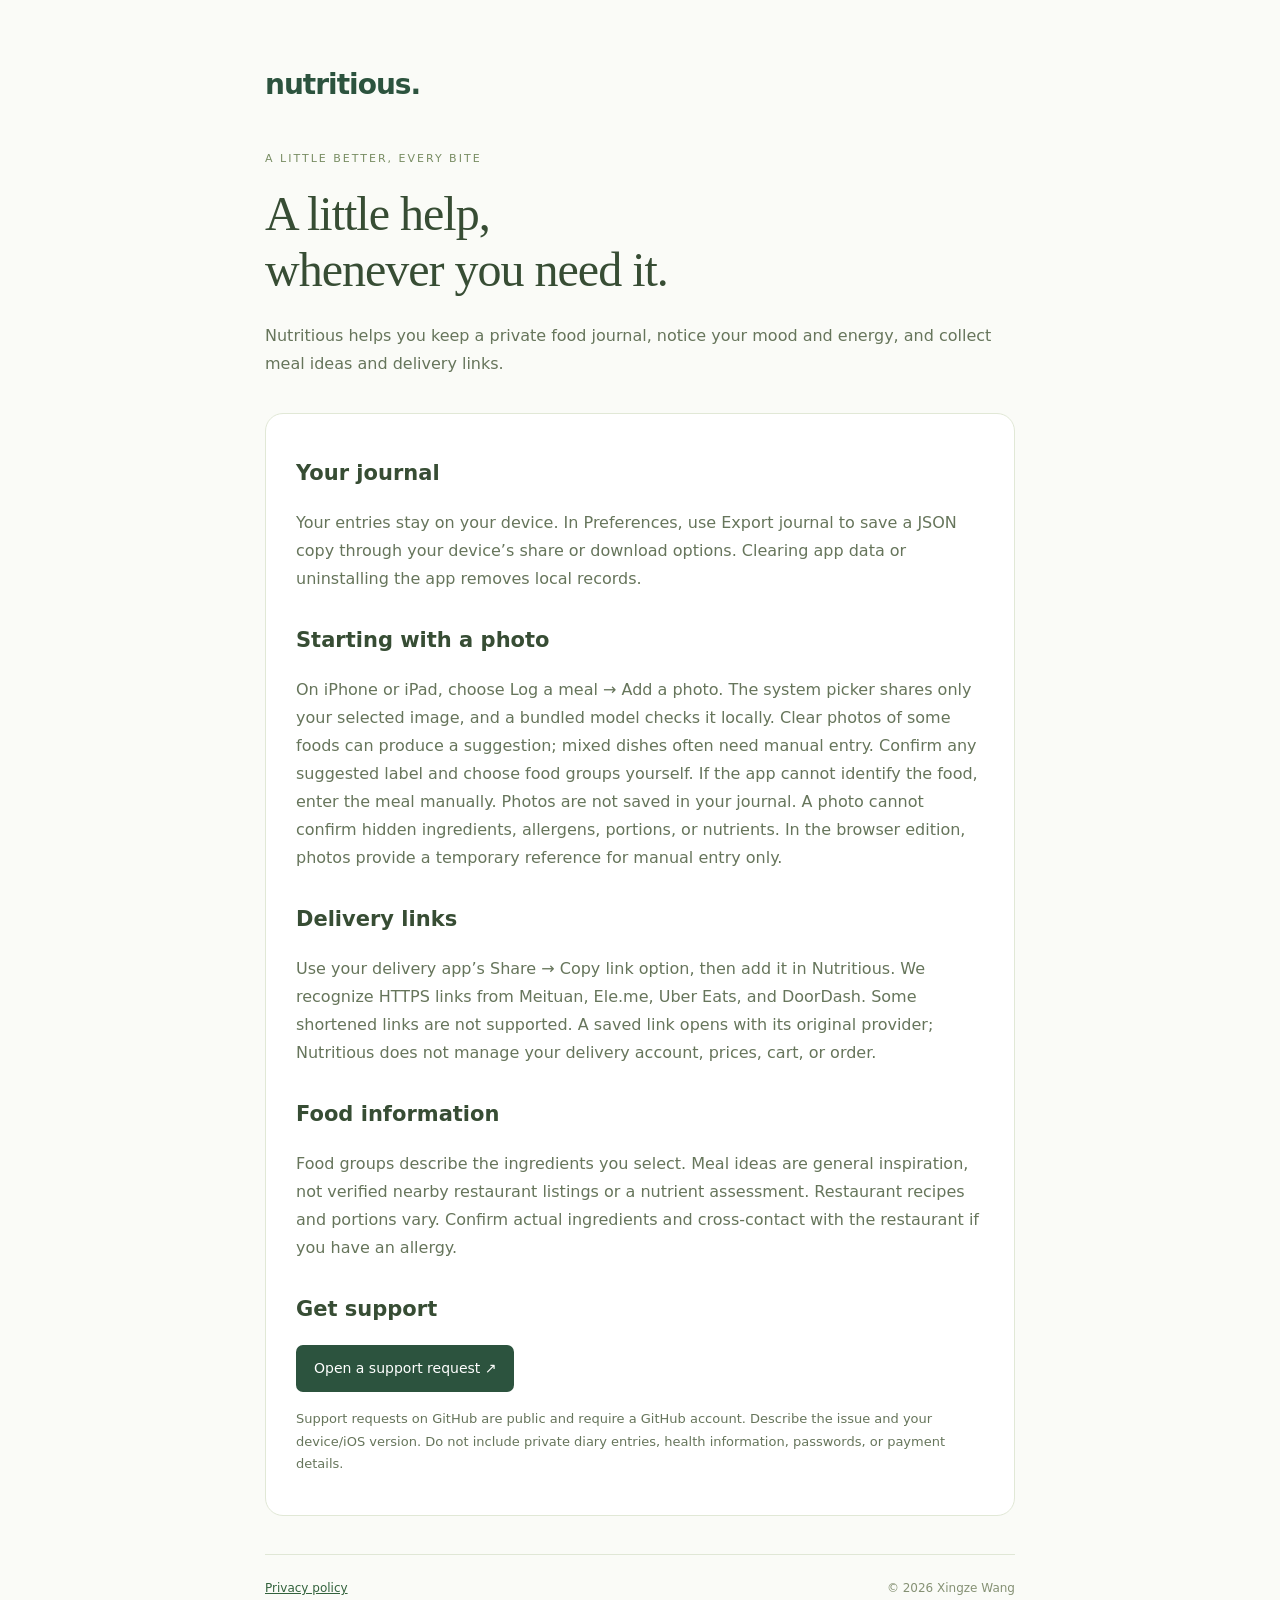
<file: index.html>
<!doctype html><html lang="en"><head><meta charset="utf-8"><meta name="viewport" content="width=device-width,initial-scale=1"><title>Nutritious — Support</title><link rel="stylesheet" href="style.css"></head><body><main><a class="brand" href="index.html">nutritious.</a><span class="eyebrow">A LITTLE BETTER, EVERY BITE</span><h1>A little help,<br>whenever you need it.</h1><p>Nutritious helps you keep a private food journal, notice your mood and energy, and collect meal ideas and delivery links.</p><section><h2>Your journal</h2><p>Your entries stay on your device. In Preferences, use Export journal to save a JSON copy through your device’s share or download options. Clearing app data or uninstalling the app removes local records.</p><h2>Starting with a photo</h2><p>On iPhone or iPad, choose Log a meal → Add a photo. The system picker shares only your selected image, and a bundled model checks it locally. Clear photos of some foods can produce a suggestion; mixed dishes often need manual entry. Confirm any suggested label and choose food groups yourself. If the app cannot identify the food, enter the meal manually. Photos are not saved in your journal. A photo cannot confirm hidden ingredients, allergens, portions, or nutrients. In the browser edition, photos provide a temporary reference for manual entry only.</p><h2>Delivery links</h2><p>Use your delivery app’s Share → Copy link option, then add it in Nutritious. We recognize HTTPS links from Meituan, Ele.me, Uber Eats, and DoorDash. Some shortened links are not supported. A saved link opens with its original provider; Nutritious does not manage your delivery account, prices, cart, or order.</p><h2>Food information</h2><p>Food groups describe the ingredients you select. Meal ideas are general inspiration, not verified nearby restaurant listings or a nutrient assessment. Restaurant recipes and portions vary. Confirm actual ingredients and cross-contact with the restaurant if you have an allergy.</p><h2>Get support</h2><p><a class="button" href="https://github.com/Xingze-Wang/nutritious-support/issues/new?title=Nutritious%20support">Open a support request ↗</a></p><p class="small">Support requests on GitHub are public and require a GitHub account. Describe the issue and your device/iOS version. Do not include private diary entries, health information, passwords, or payment details.</p></section><footer><a href="privacy.html">Privacy policy</a><span>© 2026 Xingze Wang</span></footer></main></body></html>
</file>
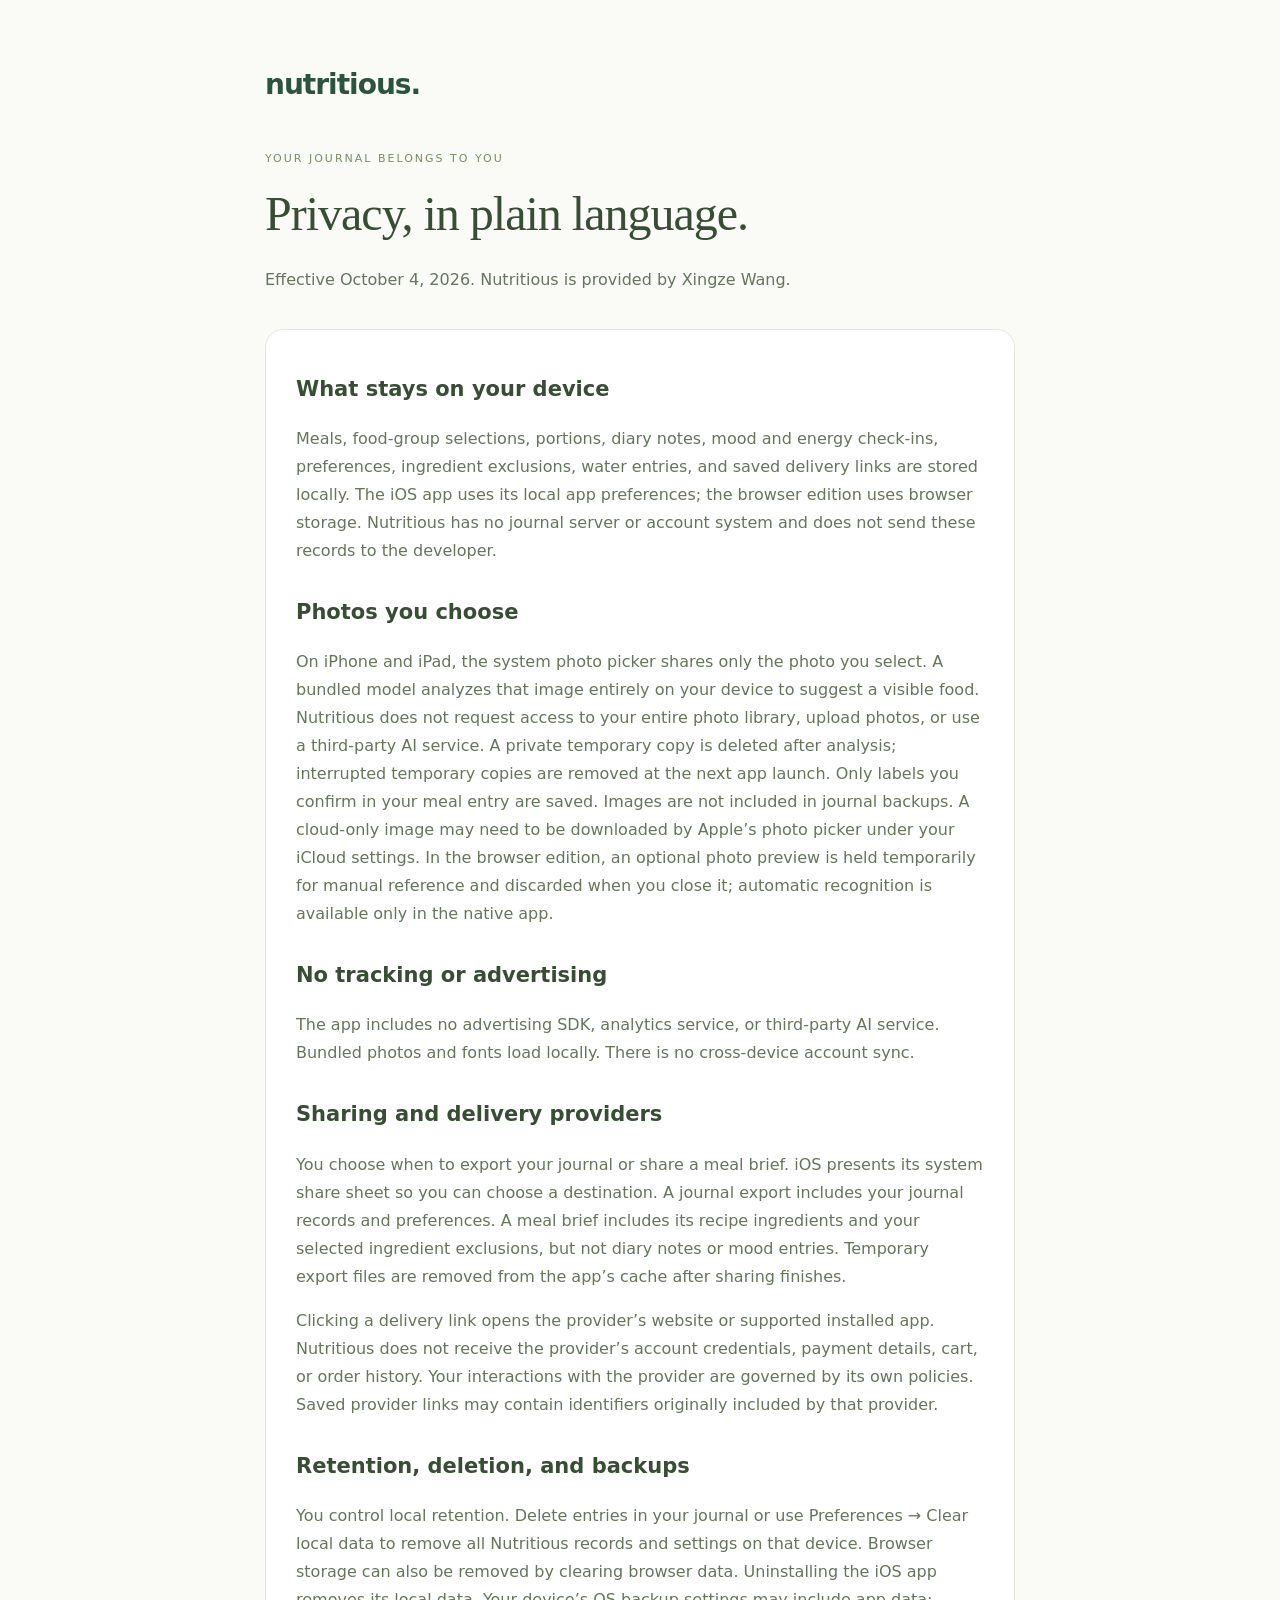
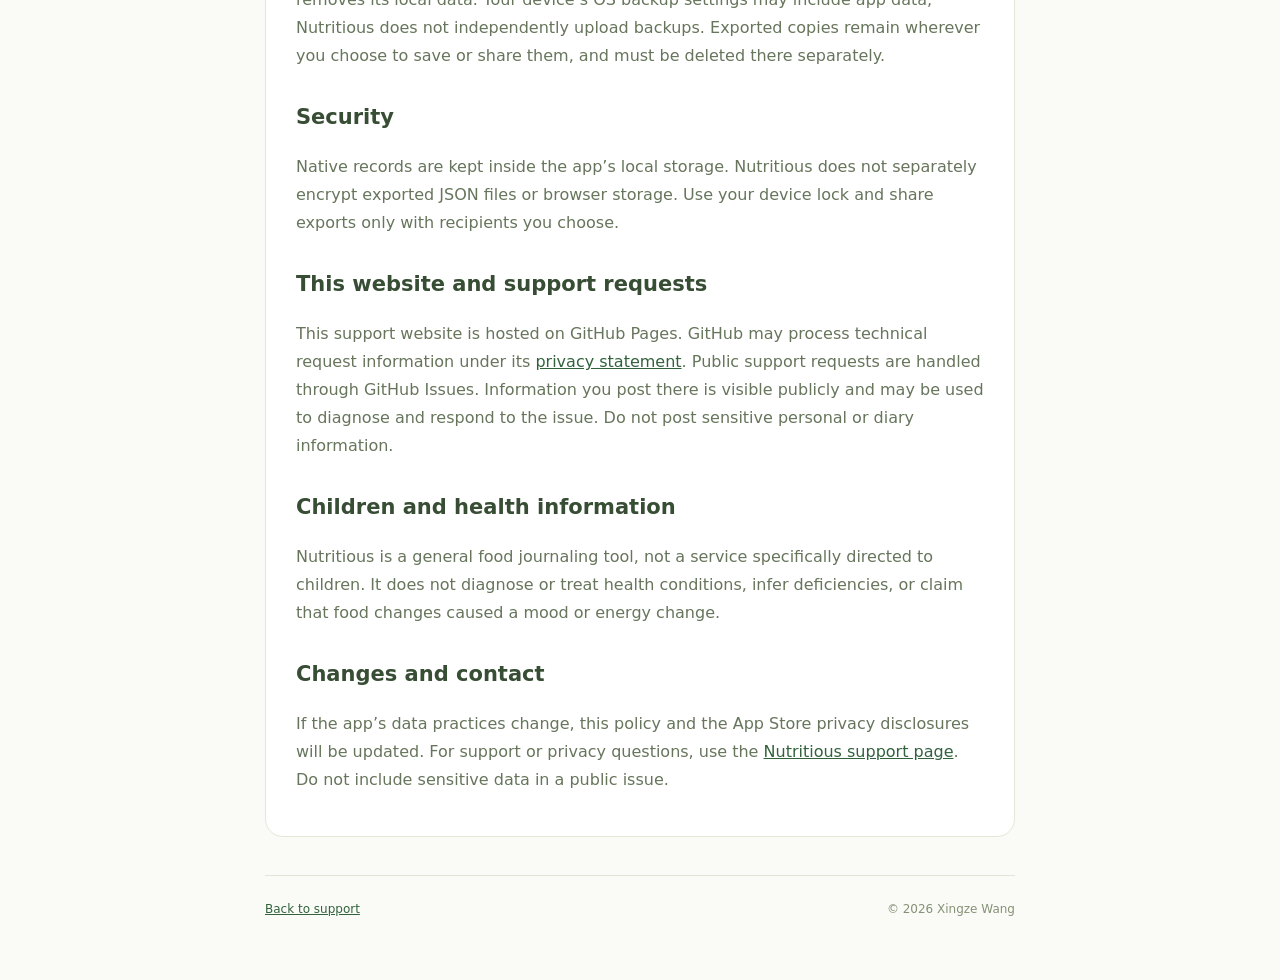
<file: privacy.html>
<!doctype html><html lang="en"><head><meta charset="utf-8"><meta name="viewport" content="width=device-width,initial-scale=1"><title>Nutritious — Privacy Policy</title><link rel="stylesheet" href="style.css"></head><body><main><a class="brand" href="index.html">nutritious.</a><span class="eyebrow">YOUR JOURNAL BELONGS TO YOU</span><h1>Privacy, in plain language.</h1><p>Effective October 4, 2026. Nutritious is provided by Xingze Wang.</p><section><h2>What stays on your device</h2><p>Meals, food-group selections, portions, diary notes, mood and energy check-ins, preferences, ingredient exclusions, water entries, and saved delivery links are stored locally. The iOS app uses its local app preferences; the browser edition uses browser storage. Nutritious has no journal server or account system and does not send these records to the developer.</p><h2>Photos you choose</h2><p>On iPhone and iPad, the system photo picker shares only the photo you select. A bundled model analyzes that image entirely on your device to suggest a visible food. Nutritious does not request access to your entire photo library, upload photos, or use a third-party AI service. A private temporary copy is deleted after analysis; interrupted temporary copies are removed at the next app launch. Only labels you confirm in your meal entry are saved. Images are not included in journal backups. A cloud-only image may need to be downloaded by Apple’s photo picker under your iCloud settings. In the browser edition, an optional photo preview is held temporarily for manual reference and discarded when you close it; automatic recognition is available only in the native app.</p><h2>No tracking or advertising</h2><p>The app includes no advertising SDK, analytics service, or third-party AI service. Bundled photos and fonts load locally. There is no cross-device account sync.</p><h2>Sharing and delivery providers</h2><p>You choose when to export your journal or share a meal brief. iOS presents its system share sheet so you can choose a destination. A journal export includes your journal records and preferences. A meal brief includes its recipe ingredients and your selected ingredient exclusions, but not diary notes or mood entries. Temporary export files are removed from the app’s cache after sharing finishes.</p><p>Clicking a delivery link opens the provider’s website or supported installed app. Nutritious does not receive the provider’s account credentials, payment details, cart, or order history. Your interactions with the provider are governed by its own policies. Saved provider links may contain identifiers originally included by that provider.</p><h2>Retention, deletion, and backups</h2><p>You control local retention. Delete entries in your journal or use Preferences → Clear local data to remove all Nutritious records and settings on that device. Browser storage can also be removed by clearing browser data. Uninstalling the iOS app removes its local data. Your device’s OS backup settings may include app data; Nutritious does not independently upload backups. Exported copies remain wherever you choose to save or share them, and must be deleted there separately.</p><h2>Security</h2><p>Native records are kept inside the app’s local storage. Nutritious does not separately encrypt exported JSON files or browser storage. Use your device lock and share exports only with recipients you choose.</p><h2>This website and support requests</h2><p>This support website is hosted on GitHub Pages. GitHub may process technical request information under its <a href="https://docs.github.com/en/site-policy/privacy-policies/github-general-privacy-statement">privacy statement</a>. Public support requests are handled through GitHub Issues. Information you post there is visible publicly and may be used to diagnose and respond to the issue. Do not post sensitive personal or diary information.</p><h2>Children and health information</h2><p>Nutritious is a general food journaling tool, not a service specifically directed to children. It does not diagnose or treat health conditions, infer deficiencies, or claim that food changes caused a mood or energy change.</p><h2>Changes and contact</h2><p>If the app’s data practices change, this policy and the App Store privacy disclosures will be updated. For support or privacy questions, use the <a href="https://github.com/Xingze-Wang/nutritious-support/issues/new?title=Nutritious%20privacy%20question">Nutritious support page</a>. Do not include sensitive data in a public issue.</p></section><footer><a href="index.html">Back to support</a><span>© 2026 Xingze Wang</span></footer></main></body></html>
</file>
<file: style.css>
:root{font-family:system-ui,sans-serif;color:#374d34;background:#fafbf7;line-height:1.75}*{box-sizing:border-box}main{max-width:800px;padding:52px 25px;margin:auto}.brand{font-size:28px;font-weight:700;letter-spacing:-1px;color:#2c533e;text-decoration:none}.eyebrow{display:block;color:#788d63;font-size:11px;letter-spacing:2px;margin:40px 0 18px}h1{font-family:Georgia,serif;font-weight:400;font-size:48px;line-height:1.16;letter-spacing:-1px;margin:0 0 24px}p{color:#66755b;font-size:16px}section{background:white;border:1px solid #e1e8d6;border-radius:18px;padding:12px 30px 26px;margin-top:35px}h2{font-size:21px;font-weight:600;margin-top:29px}a{color:#32623c}footer{display:flex;justify-content:space-between;gap:20px;border-top:1px solid #e0e7d6;margin-top:38px;padding-top:23px;font-size:12px;color:#859174}.button{display:inline-block;border-radius:7px;background:#2c533e;color:white;padding:11px 18px;text-decoration:none;font-size:14px}.small{font-size:13px}@media(max-width:600px){main{padding:30px 20px}h1{font-size:37px}section{padding:10px 21px 20px}p{font-size:15px}}
</file>
